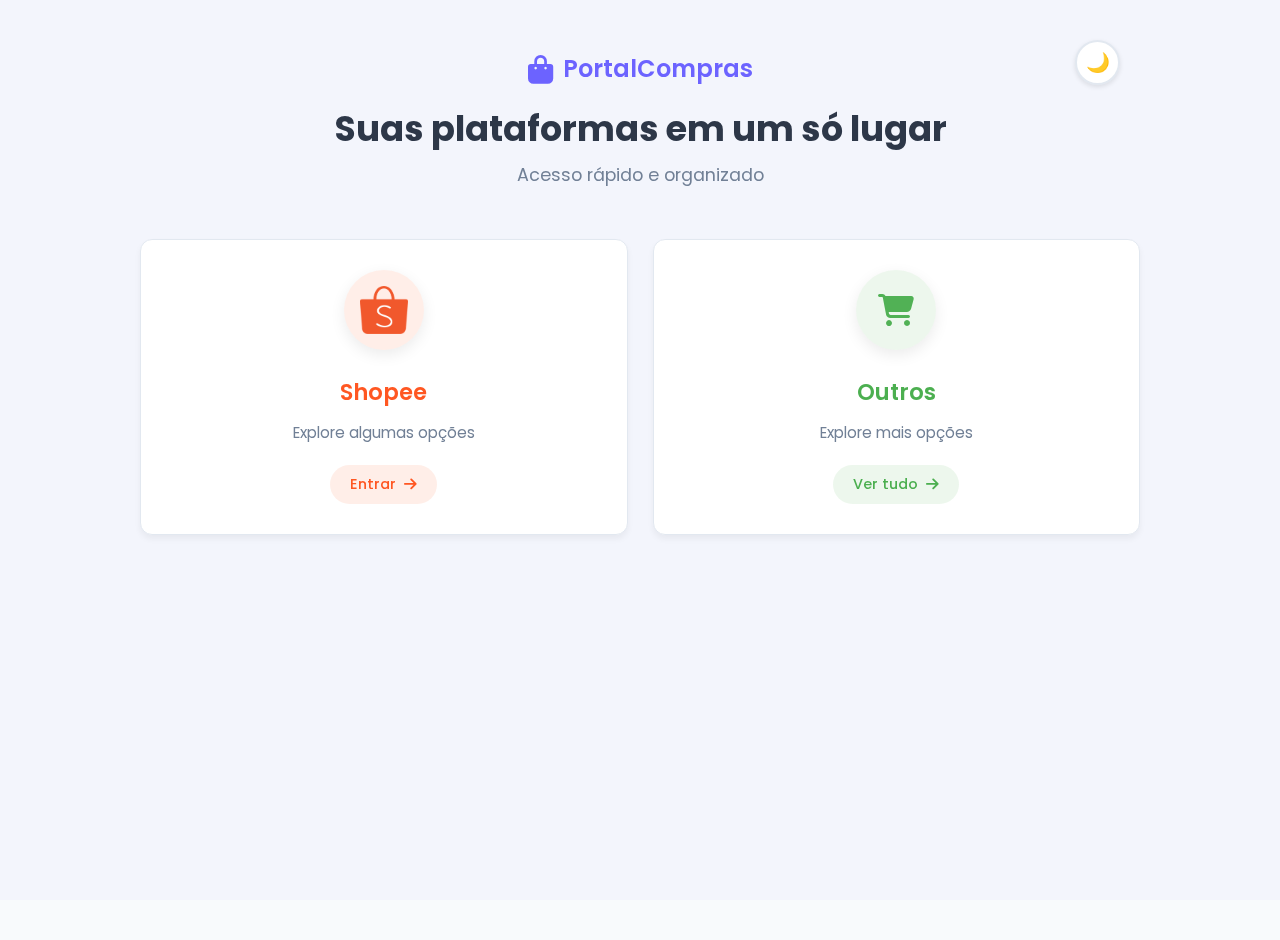
<file: index.html>
<!DOCTYPE html>
<html lang="pt-BR">
<head>
    <meta charset="UTF-8">
    <meta name="viewport" content="width=device-width, initial-scale=1.0">
    <title>Portal de Compras</title>
    <link rel="stylesheet" href="css/styles.css">
    <link rel="preconnect" href="https://fonts.googleapis.com">
    <link rel="preconnect" href="https://fonts.gstatic.com" crossorigin>
    <link href="https://fonts.googleapis.com/css2?family=Poppins:wght@400;500;600;700&display=swap" rel="stylesheet">
    <link rel="stylesheet" href="https://cdnjs.cloudflare.com/ajax/libs/font-awesome/6.5.0/css/all.min.css">
</head>
<body>
    <div class="background-tint"></div>
    
    <div class="container">
        <header class="header">
            <button id="toggle-theme" class="toggle-theme-btn" title="Alternar tema">🌙</button>
            <div class="logo">
                <i class="fas fa-shopping-bag"></i>
                <span>PortalCompras</span>
            </div>
            <h1>Suas plataformas em um só lugar</h1>
            <p class="subtitle">Acesso rápido e organizado</p>
        </header>

        <main class="main-content">
            <div class="platforms-grid">
                <a href="shopee.html" class="platform-card shopee">
                    <div class="platform-icon">
                        <img src="img/shopee.png" alt="Shopee">
                    </div>
                    <div class="card-content">
                        <h2>Shopee</h2>
                        <p>Explore algumas opções</p>
                        <div class="action-btn">
                            <span>Entrar</span>
                            <i class="fas fa-arrow-right"></i>
                        </div>
                    </div>
                </a>

                <a href="produtos.html" class="platform-card outros">
                    <div class="platform-icon">
                        <i class="fas fa-shopping-cart"></i>
                    </div>                    
                    <div class="card-content">
                        <h2>Outros</h2>
                        <p>Explore mais opções</p>
                        <div class="action-btn">
                            <span>Ver tudo</span>
                            <i class="fas fa-arrow-right"></i>
                        </div>
                    </div>
                </a>
            </div>
        </main>
    </div>
    <script>
        const toggleThemeBtn = document.getElementById('toggle-theme');
      
        // Alternar o tema e salvar no localStorage
        toggleThemeBtn.addEventListener('click', () => {
          document.body.classList.toggle('dark');
      
          const isDark = document.body.classList.contains('dark');
          localStorage.setItem('theme', isDark ? 'dark' : 'light');
        });
      
        // Aplicar tema salvo ao carregar
        window.addEventListener('DOMContentLoaded', () => {
          const savedTheme = localStorage.getItem('theme');
          if (savedTheme === 'dark') {
            document.body.classList.add('dark');
          }
        });
      </script>
      
      
</body>
</html>
</file>
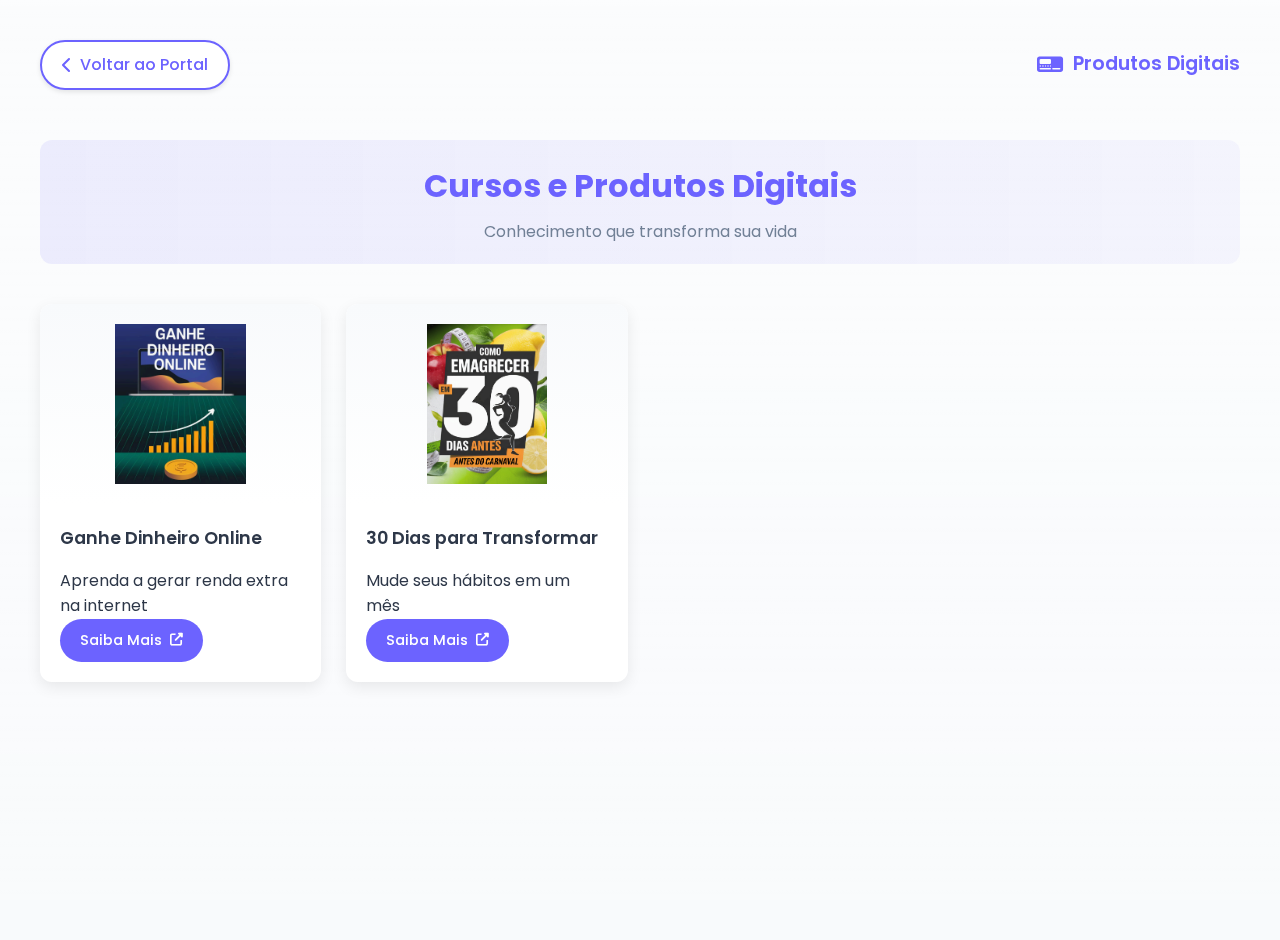
<file: produtos.html>
<!DOCTYPE html>
<html lang="pt-BR">
<head>
    <meta charset="UTF-8">
    <meta name="viewport" content="width=device-width, initial-scale=1.0">
    <title>Produtos Digitais</title>
    <link rel="stylesheet" href="css/itens.css">
    <link rel="preconnect" href="https://fonts.googleapis.com">
    <link rel="preconnect" href="https://fonts.gstatic.com" crossorigin>
    <link href="https://fonts.googleapis.com/css2?family=Poppins:wght@400;500;600;700&display=swap" rel="stylesheet">
    <link rel="stylesheet" href="https://cdnjs.cloudflare.com/ajax/libs/font-awesome/6.4.0/css/all.min.css">
</head>
<body>
    <div class="background-tint"></div>
    
    <div class="container">
        <div class="navigation-header">
            <a href="index.html" class="btn-voltar">
                <i class="fas fa-chevron-left"></i>
                <span>Voltar ao Portal</span>
            </a>
            <div class="logo-small">
                <i class="fas fa-digital-tachograph"></i>
                <span>Produtos Digitais</span>
            </div>
        </div>

        <header class="page-header">
            <h1>Cursos e Produtos Digitais</h1>
            <p class="subtitle">Conhecimento que transforma sua vida</p>
        </header>

        <main class="main-content">
            <div class="products-container">
                <!-- Produto 1 -->
                <div class="product-card digital">
                    <div class="product-image">
                        <img src="img/Ganhe_Dinheiro_Online.png" alt="Ganhe Dinheiro Online">
                        <div class="digital-badge">
                        </div>
                    </div>
                    <div class="product-info">
                        <h3>Ganhe Dinheiro Online</h3>
                        <p class="product-description">Aprenda a gerar renda extra na internet</p>
                        <a href="https://pay.kiwify.com.br/mJ3yZ8v" target="_blank" class="product-link">
                            Saiba Mais <i class="fas fa-external-link-alt"></i>
                        </a>
                    </div>
                </div>

                <!-- Produto 2 -->
                <div class="product-card digital">
                    <div class="product-image">
                        <img src="img/30_Dias_para_Transformar.png" alt="30 Dias para Transformar">
                        <div class="digital-badge">
                        </div>
                    </div>
                    <div class="product-info">
                        <h3>30 Dias para Transformar</h3>
                        <p class="product-description">Mude seus hábitos em um mês</p>
                        <a href="https://pay.kiwify.com.br/lC0oYsX" target="_blank" class="product-link">
                            Saiba Mais <i class="fas fa-external-link-alt"></i>
                        </a>
                    </div>
                </div>
            </div>
        </main>
    </div>
    <script>
        // Verifica o tema salvo e aplica
        window.addEventListener('DOMContentLoaded', () => {
          const savedTheme = localStorage.getItem('theme');
          if (savedTheme === 'dark') {
            document.body.classList.add('dark');
          }
        });
      </script>
      
</body>
</html>
</file>
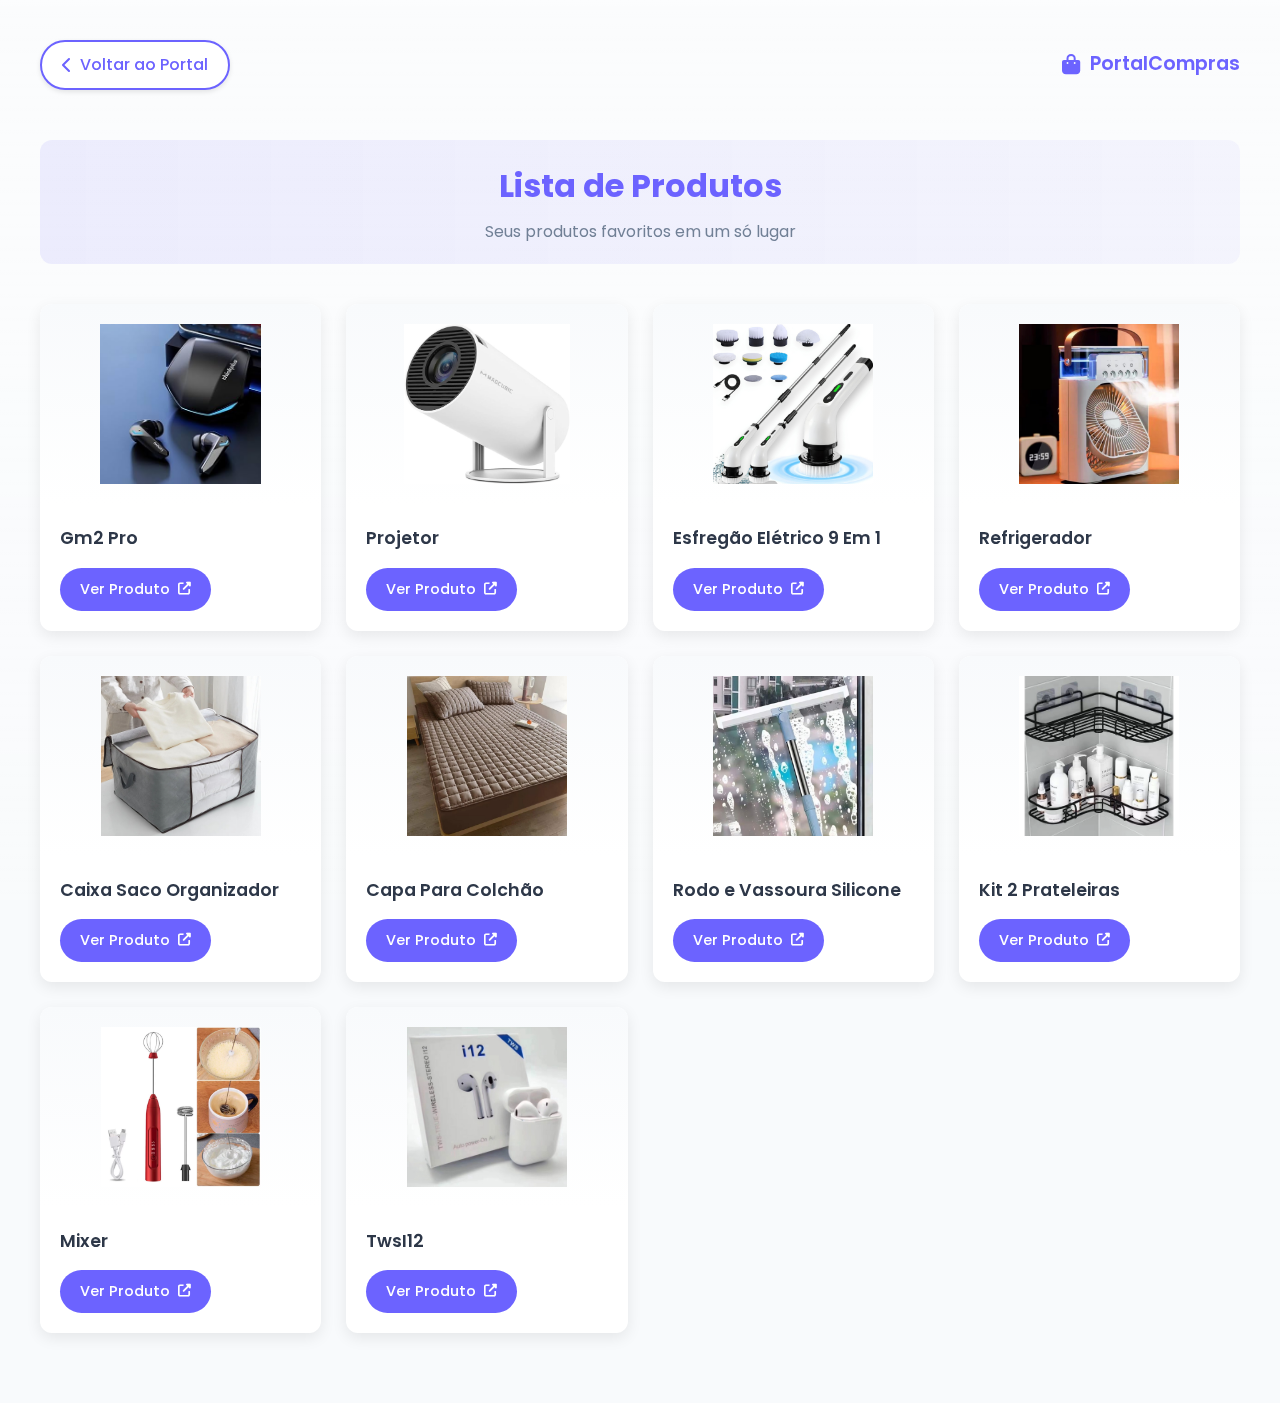
<file: shopee.html>
<!DOCTYPE html>
<html lang="pt-BR">
<head>
    <meta charset="UTF-8">
    <meta name="viewport" content="width=device-width, initial-scale=1.0">
    <title>Lista de Produtos</title>
    <link rel="stylesheet" href="css/itens.css">
    <link rel="preconnect" href="https://fonts.googleapis.com">
    <link rel="preconnect" href="https://fonts.gstatic.com" crossorigin>
    <link href="https://fonts.googleapis.com/css2?family=Poppins:wght@400;500;600;700&display=swap" rel="stylesheet">
    <link rel="stylesheet" href="https://cdnjs.cloudflare.com/ajax/libs/font-awesome/6.4.0/css/all.min.css">
</head>
<body>
    <div class="background-tint"></div>
    
    <div class="container">
        <div class="navigation-header">
            <a href="index.html" class="btn-voltar">
                <i class="fas fa-chevron-left"></i>
                <span>Voltar ao Portal</span>
            </a>
            <div class="logo-small">
                <i class="fas fa-shopping-bag"></i>
                <span>PortalCompras</span>
            </div>
        </div>

        <header class="page-header">
            <h1>Lista de Produtos</h1>
            <p class="subtitle">Seus produtos favoritos em um só lugar</p>
        </header>

        <main class="main-content">
            <div class="products-container">
                <div class="product-card">
                    <div class="product-image">
                        <img src="img/Gm2Pro.jpg" alt="Gm2 Pro">
                    </div>
                    <div class="product-info">
                        <h3>Gm2 Pro</h3>
                        <a href="https://s.shopee.com.br/2VcjCvVVMI?share_channel_code=1" target="_blank" class="product-link">
                            Ver Produto <i class="fas fa-external-link-alt"></i>
                        </a>
                    </div>
                </div>

                <div class="product-card">
                    <div class="product-image">
                        <img src="img/Projetor.jpg" alt="Projetor">
                    </div>
                    <div class="product-info">
                        <h3>Projetor</h3>
                        <a href="https://s.shopee.com.br/5KwuYJantZ?share_channel_code=1" target="_blank" class="product-link">
                            Ver Produto <i class="fas fa-external-link-alt"></i>
                        </a>
                    </div>
                </div>

                <div class="product-card">
                    <div class="product-image">
                        <img src="img/Esfregao.jpg" alt="Esfregão Elétrico">
                    </div>
                    <div class="product-info">
                        <h3>Esfregão Elétrico 9 Em 1</h3>
                        <a href="https://s.shopee.com.br/7peaBM6FSl?share_channel_code=1" target="_blank" class="product-link">
                            Ver Produto <i class="fas fa-external-link-alt"></i>
                        </a>
                    </div>
                </div>

                <div class="product-card">
                    <div class="product-image">
                        <img src="img/Refrigerador.png" alt="Refrigerador">
                    </div>
                    <div class="product-info">
                        <h3>Refrigerador</h3>
                        <a href="https://s.shopee.com.br/qUy9rohFZ?share_channel_code=1" target="_blank" class="product-link">
                            Ver Produto <i class="fas fa-external-link-alt"></i>
                        </a>
                    </div>
                </div>

                <div class="product-card">
                    <div class="product-image">
                        <img src="img/Caixa-Saco-Organizador.png" alt="Caixa Organizador">
                    </div>
                    <div class="product-info">
                        <h3>Caixa Saco Organizador</h3>
                        <a href="https://s.shopee.com.br/5pte8yIn2P?share_channel_code=1" target="_blank" class="product-link">
                            Ver Produto <i class="fas fa-external-link-alt"></i>
                        </a>
                    </div>
                </div>

                <div class="product-card">
                    <div class="product-image">
                        <img src="img/Capa.png" alt="Capa Para Colchão">
                    </div>
                    <div class="product-info">
                        <h3>Capa Para Colchão</h3>
                        <a href="https://s.shopee.com.br/8Kaz8gZR0I?share_channel_code=1" target="_blank" class="product-link">
                            Ver Produto <i class="fas fa-external-link-alt"></i>
                        </a>
                    </div>
                </div>

                <div class="product-card">
                    <div class="product-image">
                        <img src="img/Rodo.png" alt="Rodo e Vassoura">
                    </div>
                    <div class="product-info">
                        <h3>Rodo e Vassoura Silicone</h3>
                        <a href="https://s.shopee.com.br/AUfWzuLscy?share_channel_code=1" target="_blank" class="product-link">
                            Ver Produto <i class="fas fa-external-link-alt"></i>
                        </a>
                    </div>
                </div>

                <div class="product-card">
                    <div class="product-image">
                        <img src="img/Kit_2_Prateleiras.png" alt="Kit Prateleiras">
                    </div>
                    <div class="product-info">
                        <h3>Kit 2 Prateleiras</h3>
                        <a href="https://s.shopee.com.br/40S6F7hRrG?share_channel_code=1" target="_blank" class="product-link">
                            Ver Produto <i class="fas fa-external-link-alt"></i>
                        </a>
                    </div>
                </div>

                <div class="product-card">
                    <div class="product-image">
                        <img src="img/Mixer.png" alt="Mixer">
                    </div>
                    <div class="product-info">
                        <h3>Mixer</h3>
                        <a href="https://s.shopee.com.br/LYnswbdEE?share_channel_code=1" target="_blank" class="product-link">
                            Ver Produto <i class="fas fa-external-link-alt"></i>
                        </a>
                    </div>
                </div>

                <div class="product-card">
                    <div class="product-image">
                        <img src="img/TwsI12.png" alt="TwsI12">
                    </div>
                    <div class="product-info">
                        <h3>TwsI12</h3>
                        <a href="https://s.shopee.com.br/5KxTrCijWE?share_channel_code=1" target="_blank" class="product-link">
                            Ver Produto <i class="fas fa-external-link-alt"></i>
                        </a>
                    </div>
                </div>
            </div>
        </main>
    </div>
    <script>
        // Verifica o tema salvo e aplica
        window.addEventListener('DOMContentLoaded', () => {
          const savedTheme = localStorage.getItem('theme');
          if (savedTheme === 'dark') {
            document.body.classList.add('dark');
          }
        });
      </script>
      
</body>
</html>
</file>
<file: css/styles.css>
/* Estilos Base */
:root {
    --primary: #6C63FF; /* Roxo moderno */
    --primary-light: #8B85FF;
    --primary-dark: #564FD9;
    --text: #2D3748;
    --text-light: #718096;
    --bg: #F8FAFC;
    --card-bg: #FFFFFF;
    --border: #E2E8F0;
    --shopee: #FF5722; /* Laranja Shopee */
    --outros: #4CAF50; /* Verde */
    --add-new: #6C63FF;
    --bg-tint: rgba(108, 99, 255, 0.03); /* Tom suave de roxo */
}

* {
    margin: 0;
    padding: 0;
    box-sizing: border-box;
}

body {
    font-family: 'Poppins', sans-serif;
    background-color: var(--bg);
    color: var(--text);
    line-height: 1.6;
    padding: 20px;
    position: relative;
}

.background-tint {
    position: fixed;
    top: 0;
    left: 0;
    width: 100%;
    height: 100%;
    background: var(--bg-tint);
    z-index: -1;
}

.container {
    max-width: 1000px;
    margin: 0 auto;
    min-height: 100vh;
    display: flex;
    flex-direction: column;
    position: relative;
}

/* Header */
.header {
    text-align: center;
    margin-bottom: 50px;
    padding-top: 30px;
    position: relative; /* necessário para o posicionamento absoluto do botão */
}

.logo {
    display: inline-flex;
    align-items: center;
    gap: 10px;
    font-size: 1.5rem;
    font-weight: 600;
    color: var(--primary);
    margin-bottom: 20px;
}

.logo i {
    font-size: 1.8rem;
}

.header h1 {
    font-size: 2.2rem;
    font-weight: 700;
    margin-bottom: 10px;
    color: var(--text);
    line-height: 1.2;
}

.subtitle {
    color: var(--text-light);
    font-size: 1.1rem;
    font-weight: 400;
}

/* Main Content */
.main-content {
    flex: 1;
}

.platforms-grid {
    display: grid;
    grid-template-columns: repeat(auto-fit, minmax(280px, 1fr));
    gap: 25px;
    margin-bottom: 50px;
}

.platform-card {
    background: var(--card-bg);
    border-radius: 12px;
    padding: 30px;
    text-decoration: none;
    color: var(--text);
    border: 1px solid var(--border);
    transition: all 0.3s cubic-bezier(0.25, 0.8, 0.25, 1);
    box-shadow: 0 4px 6px rgba(0,0,0,0.05);
    display: flex;
    flex-direction: column;
    align-items: center;
    backdrop-filter: blur(2px);
}

.platform-card:hover {
    transform: translateY(-8px);
    box-shadow: 0 15px 30px rgba(0,0,0,0.1);
}

.platform-icon {
    width: 80px;
    height: 80px;
    margin-bottom: 25px;
    display: flex;
    align-items: center;
    justify-content: center;
    background: white;
    border-radius: 50%;
    box-shadow: 0 5px 15px rgba(0,0,0,0.08);
}

.platform-card.shopee .platform-icon {
    background: rgba(255, 87, 34, 0.1);
}

.platform-card.outros .platform-icon {
    background: rgba(76, 175, 80, 0.1);
}

.platform-card.add-new .platform-icon {
    background: rgba(108, 99, 255, 0.1);
    color: var(--primary);
}

.platform-icon img {
    max-width: 60%;
    max-height: 60%;
    object-fit: contain;
}

.platform-card.add-new .platform-icon i {
    font-size: 2rem;
    color: var(--primary);
}

.card-content {
    text-align: center;
    width: 100%;
}

.platform-card h2 {
    font-size: 1.4rem;
    margin-bottom: 10px;
    font-weight: 600;
}

.platform-card.shopee h2 {
    color: var(--shopee);
}

.platform-card.outros h2 {
    color: var(--outros);
}

.platform-card.add-new h2 {
    color: var(--add-new);
}

.platform-card p {
    color: var(--text-light);
    font-size: 0.95rem;
    margin-bottom: 20px;
}

.action-btn {
    display: inline-flex;
    align-items: center;
    gap: 8px;
    padding: 8px 20px;
    border-radius: 50px;
    font-size: 0.9rem;
    font-weight: 500;
    transition: all 0.3s ease;
}

.platform-card.shopee .action-btn {
    background: rgba(255, 87, 34, 0.1);
    color: var(--shopee);
}

.platform-card.outros .action-btn {
    background: rgba(76, 175, 80, 0.1);
    color: var(--outros);
}

.platform-card.add-new .action-btn {
    background: rgba(108, 99, 255, 0.1);
    color: var(--add-new);
}

.platform-card:hover .action-btn {
    transform: translateX(5px);
}

/* Footer */
.footer {
    text-align: center;
    padding: 30px 0;
    color: var(--text-light);
    font-size: 0.9rem;
    border-top: 1px solid var(--border);
    margin-top: auto;
}

.social-links {
    display: flex;
    justify-content: center;
    gap: 20px;
    margin-top: 20px;
}

.social-links a {
    color: var(--text-light);
    font-size: 1.2rem;
    transition: color 0.3s ease;
}

.social-links a:hover {
    color: var(--primary);
}

/* Responsivo */
@media (max-width: 768px) {
    .header h1 {
        font-size: 1.8rem;
    }
    
    .platforms-grid {
        grid-template-columns: 1fr;
    }
    
    .platform-card {
        padding: 25px;
    }
}

@media (max-width: 480px) {
    .logo {
        font-size: 1.3rem;
    }
    
    .header h1 {
        font-size: 1.5rem;
    }
    
    .subtitle {
        font-size: 1rem;
    }
}

.toggle-theme-btn {
    position: absolute;
    top: 20px;
    right: 20px;
    z-index: 999;
    background-color: var(--card-bg);
    color: var(--text);
    border: 2px solid var(--border);
    border-radius: 50%;
    width: 45px;
    height: 45px;
    font-size: 1.2rem;
    cursor: pointer;
    box-shadow: 0 2px 5px rgba(0,0,0,0.1);
    transition: all 0.3s ease;
}

.toggle-theme-btn:hover {
    background-color: var(--primary);
    color: white;
    border-color: var(--primary-dark);
}

body.dark {
    --bg: #1A202C;
    --card-bg: #2D3748;
    --text: #E2E8F0;
    --text-light: #A0AEC0;
    --border: #4A5568;
    --bg-tint: rgba(255, 255, 255, 0.02);
}

body.dark .toggle-theme-btn {
    background-color: var(--card-bg);
    color: var(--text);
    border-color: var(--border);
}

body.dark .platform-card,
body.dark .product-card {
    background-color: var(--card-bg);
    color: var(--text);
    border-color: var(--border);
}

body.dark .platform-card p,
body.dark .product-info h3,
body.dark .subtitle,
body.dark .footer {
    color: var(--text-light);
}

body.dark .page-header {
    background: linear-gradient(to right, rgba(255, 255, 255, 0.05), rgba(255, 255, 255, 0.02));
}

body.dark .btn-voltar {
    background-color: var(--card-bg);
    color: var(--primary);
    border-color: var(--primary);
}

body.dark .btn-voltar:hover {
    background-color: var(--primary);
    color: white;
}

.platform-icon i {
    font-size: 2rem;
    color: #51B155;
}

/* Ícone no modo escuro */
body.dark .platform-icon i {
    color: white;
}
</file>
<file: css/itens.css>
/* Estilos Base */
:root {
    --primary: #6C63FF; /* Roxo moderno */
    --primary-light: #8B85FF;
    --primary-dark: #564FD9;
    --text: #2D3748;
    --text-light: #718096;
    --bg: #F8FAFC;
    --card-bg: #FFFFFF;
    --border: #E2E8F0;
    --shopee: #FF5722; /* Laranja Shopee */
    --outros: #4CAF50; /* Verde */
    --add-new: #6C63FF;
}

* {
    margin: 0;
    padding: 0;
    box-sizing: border-box;
}

body {
    font-family: 'Poppins', sans-serif;
    background-color: var(--bg);
    color: var(--text);
    line-height: 1.6;
    padding: 20px;
    position: relative;
}

.background-tint {
    position: fixed;
    top: 0; left: 0;
    width: 100%;
    height: 100%;
    z-index: -1;
    pointer-events: none;
    transition: background 0.3s ease;
  }
  
  /* Gradiente claro (modo claro) */
  body:not(.dark) .background-tint {
    background: linear-gradient(180deg, rgba(255,255,255,0.5), rgba(255,255,255,0.2));
  }
  
  /* Gradiente escuro (modo escuro) */
  body.dark .background-tint {
    background: #1E2430;
  }

.container {
    max-width: 1200px;
    margin: 0 auto;
    min-height: 100vh;
    display: flex;
    flex-direction: column;
    position: relative;
}

/* Header */
.header {
    text-align: center;
    margin-bottom: 50px;
    padding-top: 30px;
}

.logo {
    display: inline-flex;
    align-items: center;
    gap: 10px;
    font-size: 1.5rem;
    font-weight: 600;
    color: var(--primary);
    margin-bottom: 20px;
}

.logo i {
    font-size: 1.8rem;
}

.header h1 {
    font-size: 2.2rem;
    font-weight: 700;
    margin-bottom: 10px;
    color: var(--text);
    line-height: 1.2;
}

.subtitle {
    color: var(--text-light);
    font-size: 1.1rem;
    font-weight: 400;
}

/* Main Content */
.main-content {
    flex: 1;
}

.platforms-grid {
    display: grid;
    grid-template-columns: repeat(auto-fit, minmax(280px, 1fr));
    gap: 25px;
    margin-bottom: 50px;
}

.platform-card {
    background: var(--card-bg);
    border-radius: 12px;
    padding: 30px;
    text-decoration: none;
    color: var(--text);
    border: 1px solid var(--border);
    transition: all 0.3s cubic-bezier(0.25, 0.8, 0.25, 1);
    box-shadow: 0 4px 6px rgba(0,0,0,0.05);
    display: flex;
    flex-direction: column;
    align-items: center;
    backdrop-filter: blur(2px);
}

.platform-card:hover {
    transform: translateY(-8px);
    box-shadow: 0 15px 30px rgba(0,0,0,0.1);
}

.platform-icon {
    width: 80px;
    height: 80px;
    margin-bottom: 25px;
    display: flex;
    align-items: center;
    justify-content: center;
    background: white;
    border-radius: 50%;
    box-shadow: 0 5px 15px rgba(0,0,0,0.08);
}

.platform-card.shopee .platform-icon {
    background: rgba(255, 87, 34, 0.1);
}

.platform-card.outros .platform-icon {
    background: rgba(76, 175, 80, 0.1);
}

.platform-icon img {
    max-width: 60%;
    max-height: 60%;
    object-fit: contain;
}

.card-content {
    text-align: center;
    width: 100%;
}

.platform-card h2 {
    font-size: 1.4rem;
    margin-bottom: 10px;
    font-weight: 600;
}

.platform-card.shopee h2 {
    color: var(--shopee);
}

.platform-card.outros h2 {
    color: var(--outros);
}

.platform-card p {
    color: var(--text-light);
    font-size: 0.95rem;
    margin-bottom: 20px;
}

.action-btn {
    display: inline-flex;
    align-items: center;
    gap: 8px;
    padding: 8px 20px;
    border-radius: 50px;
    font-size: 0.9rem;
    font-weight: 500;
    transition: all 0.3s ease;
}

.platform-card.shopee .action-btn {
    background: rgba(255, 87, 34, 0.1);
    color: var(--shopee);
}

.platform-card.outros .action-btn {
    background: rgba(76, 175, 80, 0.1);
    color: var(--outros);
}

.platform-card:hover .action-btn {
    transform: translateX(5px);
}

/* Footer */
.footer {
    text-align: center;
    padding: 30px 0;
    color: var(--text-light);
    font-size: 0.9rem;
    border-top: 1px solid var(--border);
    margin-top: auto;
}

.social-links {
    display: flex;
    justify-content: center;
    gap: 20px;
    margin-top: 20px;
}

.social-links a {
    color: var(--text-light);
    font-size: 1.2rem;
    transition: color 0.3s ease;
}

.social-links a:hover {
    color: var(--primary);
}

/* Página de Produtos */
.navigation-header {
    display: flex;
    justify-content: space-between;
    align-items: center;
    margin-bottom: 30px;
    padding-top: 20px;
}

.logo-small {
    display: flex;
    align-items: center;
    gap: 10px;
    font-size: 1.2rem;
    font-weight: 600;
    color: var(--primary);
}

.logo-small i {
    font-size: 1.3rem;
}

.btn-voltar {
    display: flex;
    align-items: center;
    gap: 8px;
    padding: 10px 20px;
    background-color: white;
    color: var(--primary);
    border-radius: 50px;
    text-decoration: none;
    font-weight: 500;
    border: 2px solid var(--primary);
    transition: all 0.3s ease;
    box-shadow: 0 2px 5px rgba(0,0,0,0.1);
}

body.dark .btn-voltar {
    background-color: #2D3748; /* Ou outro tom escuro que combine */
    color: white;
    box-shadow: 0 2px 5px rgba(255, 255, 255, 0.1); /* Opcional */
}

.btn-voltar:hover {
    background-color: var(--primary);
    color: white;
    transform: translateX(-5px);
    box-shadow: 0 5px 15px rgba(108, 99, 255, 0.3);
}

.page-header {
    text-align: center;
    margin-bottom: 40px;
    padding: 20px;
    background: linear-gradient(to right, rgba(108, 99, 255, 0.1), rgba(108, 99, 255, 0.05));
    border-radius: 12px;
    margin-top: 20px;
}

.page-header h1 {
    font-size: 2rem;
    font-weight: 700;
    margin-bottom: 8px;
    color: var(--primary);
}

.page-header .subtitle {
    color: var(--text-light);
    font-size: 1rem;
}

.products-container {
    display: grid;
    grid-template-columns: repeat(auto-fill, minmax(280px, 1fr));
    gap: 25px;
    margin-bottom: 50px;
}

.product-card {
    background: white;
    border-radius: 12px;
    overflow: hidden;
    box-shadow: 0 5px 15px rgba(0,0,0,0.08);
    transition: all 0.3s cubic-bezier(0.25, 0.8, 0.25, 1);
    border: none;
}

.product-card:hover {
    transform: translateY(-8px);
    box-shadow: 0 15px 30px rgba(108, 99, 255, 0.15);
}

.product-image {
    height: 200px;
    display: flex;
    align-items: center;
    justify-content: center;
    background: linear-gradient(to bottom, #f8fafc, white);
    transition: all 0.3s ease;
}

.product-card:hover .product-image {
    background: linear-gradient(to bottom, #f0f4ff, white);
}

.product-image img {
    max-width: 80%;
    max-height: 80%;
    object-fit: contain;
}

.product-info {
    padding: 20px;
}

.product-info h3 {
    font-size: 1.1rem;
    font-weight: 600;
    margin-bottom: 15px;
    color: var(--text);
}

.product-link {
    display: inline-flex;
    align-items: center;
    gap: 8px;
    padding: 10px 20px;
    background-color: var(--primary);
    color: white !important;
    border-radius: 50px;
    text-decoration: none;
    font-weight: 500;
    font-size: 0.9rem;
    transition: all 0.3s ease;
}

.product-link:hover {
    background-color: var(--primary-dark) !important;
}

.product-link i {
    font-size: 0.8rem;
}

/* Responsividade */
@media (max-width: 1024px) {
    .container {
        padding: 0 1.5rem;
    }
}

@media (max-width: 768px) {
    .header h1, .page-header h1 {
        font-size: 1.8rem;
    }
    
    .platforms-grid, .products-container {
        grid-template-columns: 1fr;
    }
    
    .platform-card {
        padding: 25px;
    }
    
    .navigation-header {
        flex-direction: column;
        gap: 15px;
    }
}

@media (max-width: 480px) {
    .logo, .logo-small {
        font-size: 1.3rem;
    }
    
    .header h1, .page-header h1 {
        font-size: 1.5rem;
    }
    
    .btn-voltar {
        padding: 8px 16px;
        font-size: 0.9rem;
    }
    
    .page-header {
        padding: 15px;
    }
}
/* Exemplo */
body.dark .product-card {
background-color: #2D3748;
color: white;
}

body.dark {
color: #ffffff;
}

/* Títulos */
body.dark h1,
body.dark h2,
body.dark h3,
body.dark h4,
body.dark h5,
body.dark h6 {
color: #ffffff;
}

/* Parágrafos e spans */
body.dark p,
body.dark span {
color: #dddddd;
}

/* Links */
body.dark a {
color: #aaccff;
}

/* Links com ícones (mantém contraste) */
body.dark a .fas {
color: #ffffff;
}

/* Descrições dos produtos */
body.dark .product-description {
color: #cccccc;
}

/* Outros textos que quiser garantir branco */
body.dark .product-info,
body.dark .logo-small,
body.dark .subtitle {
color: #ffffff;
}
</file>
